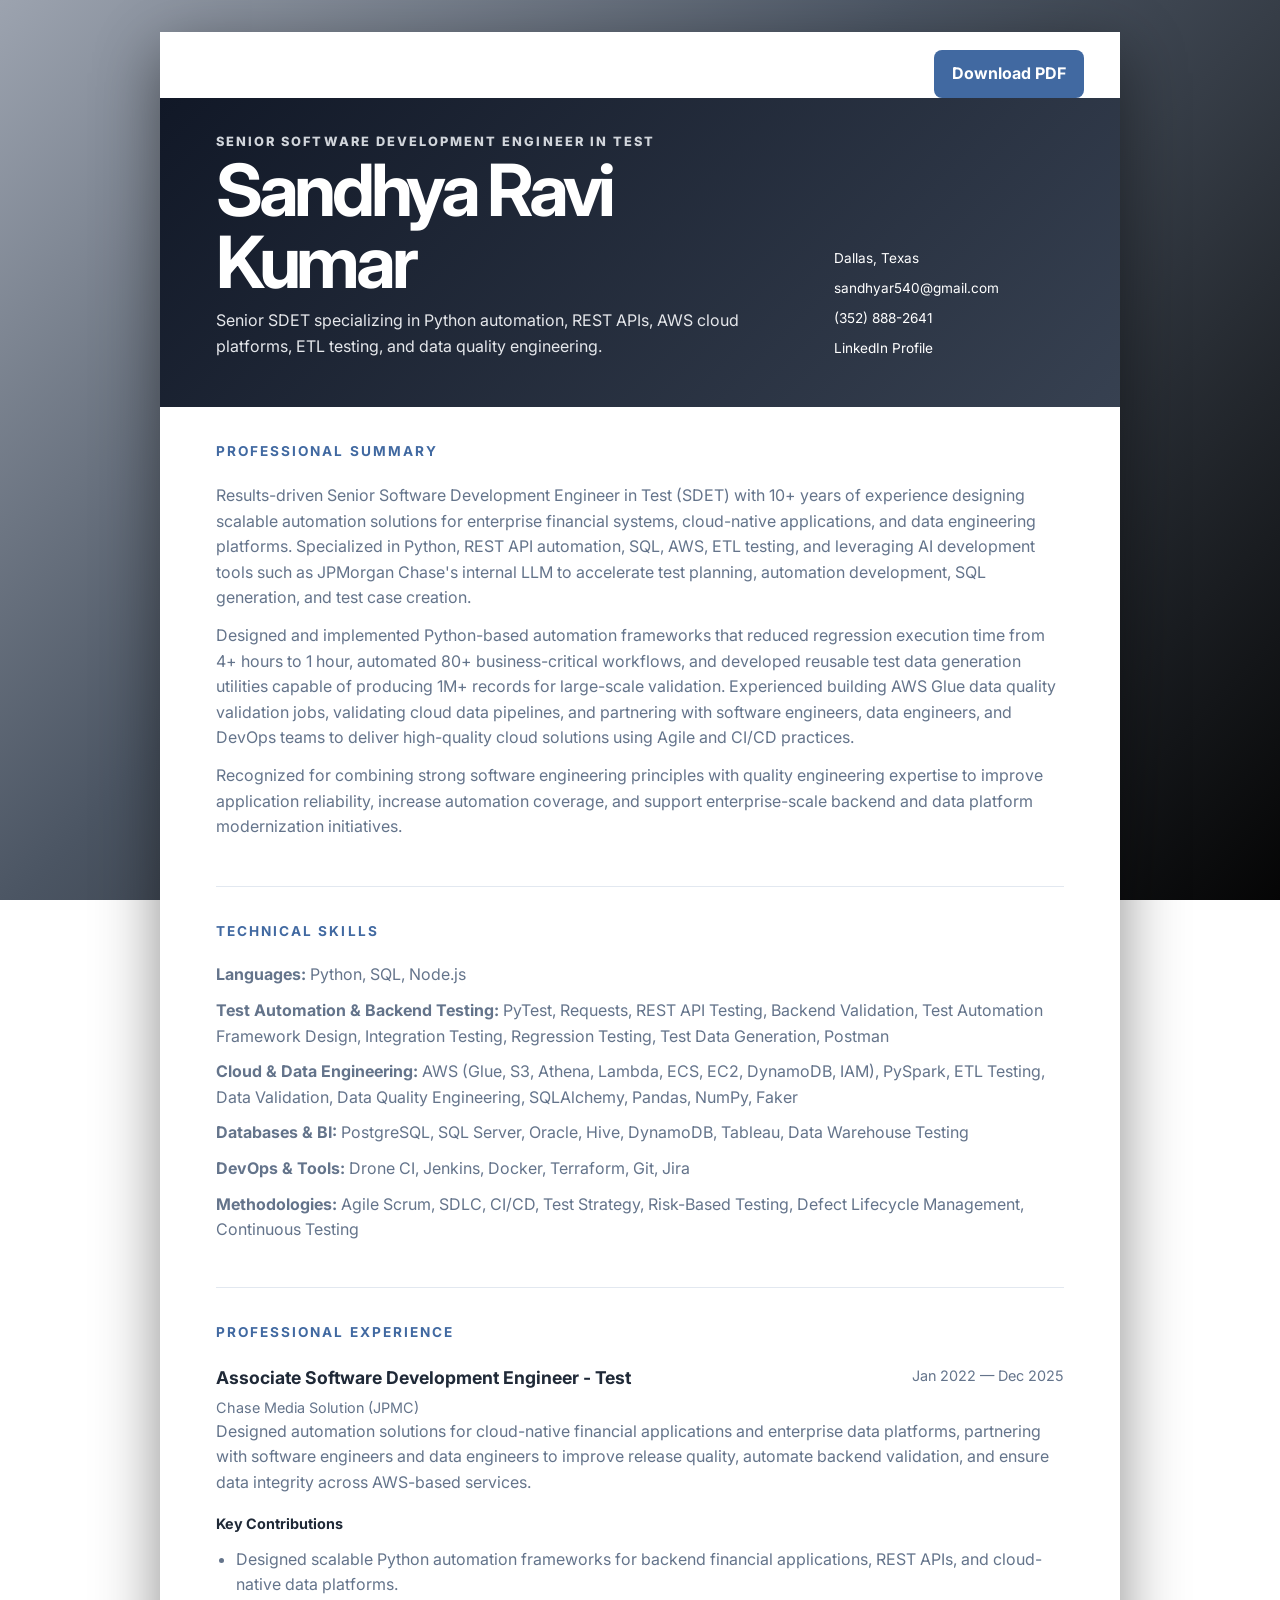
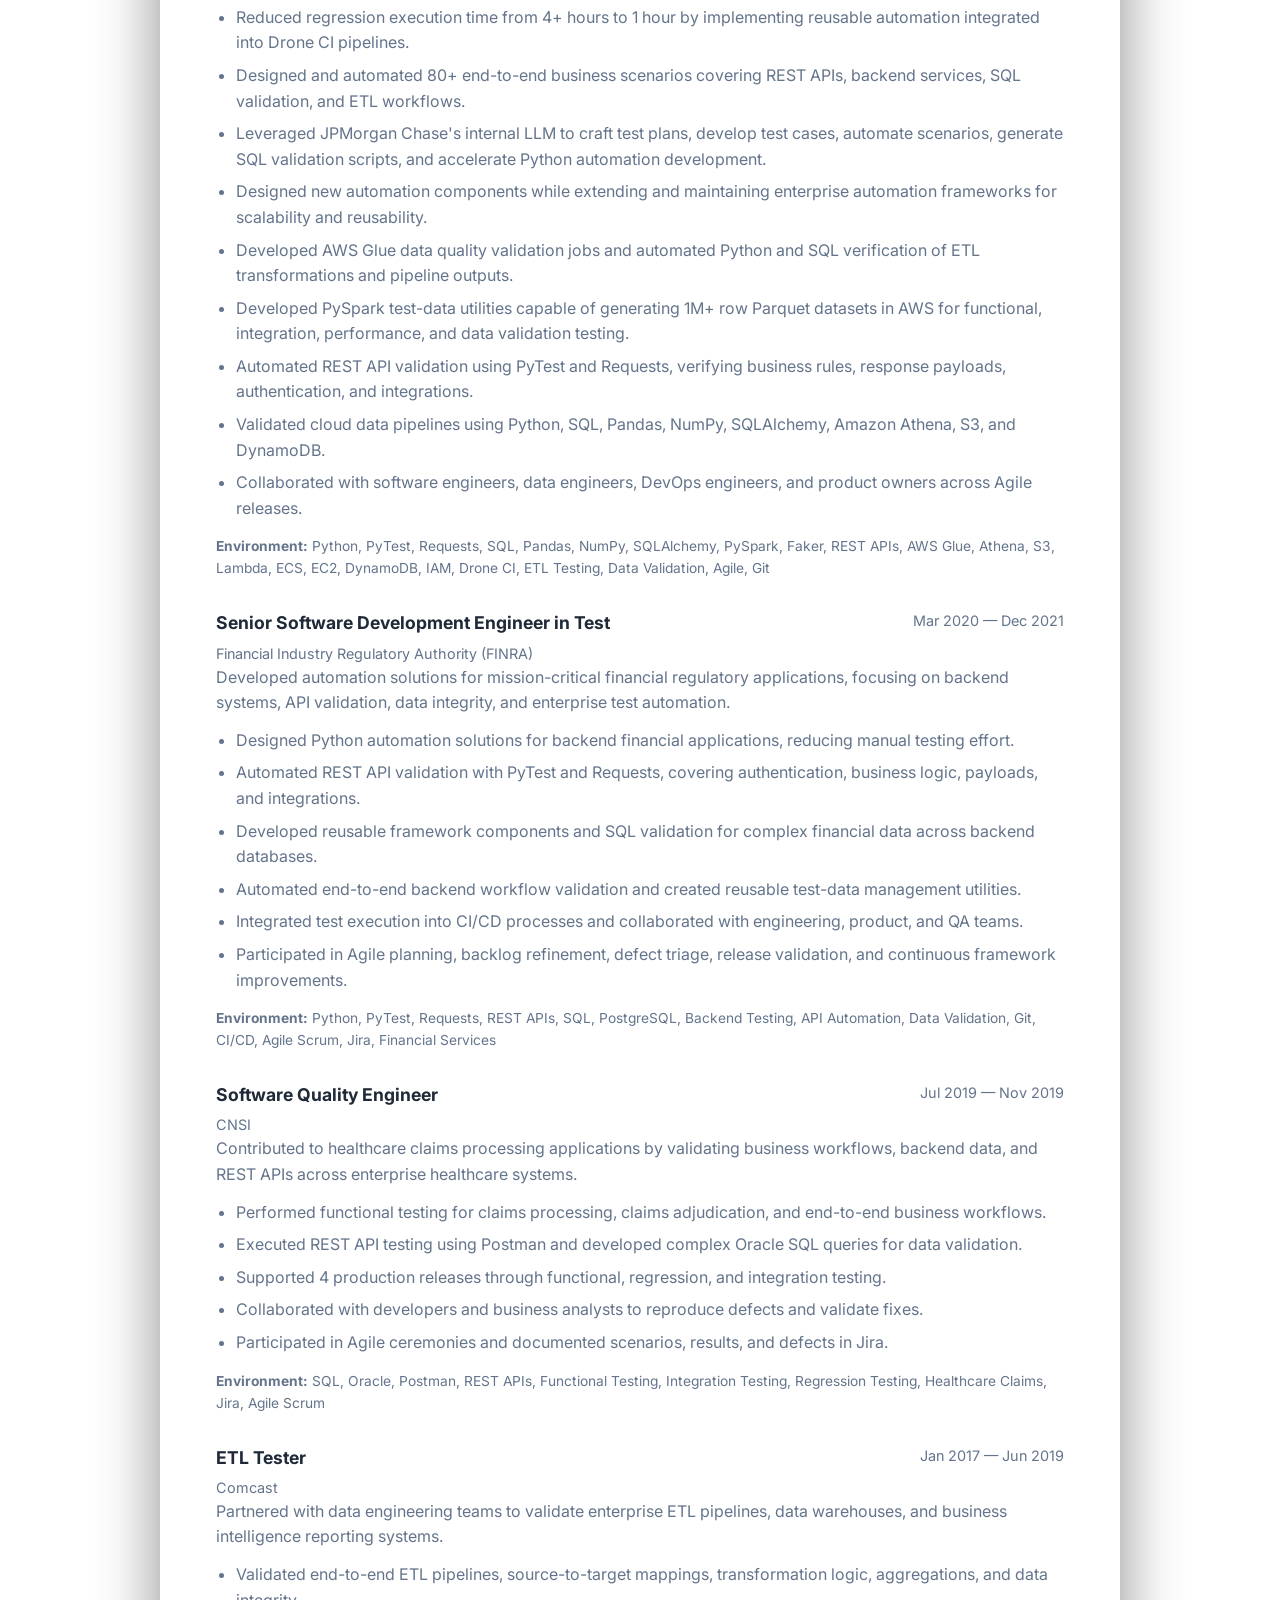
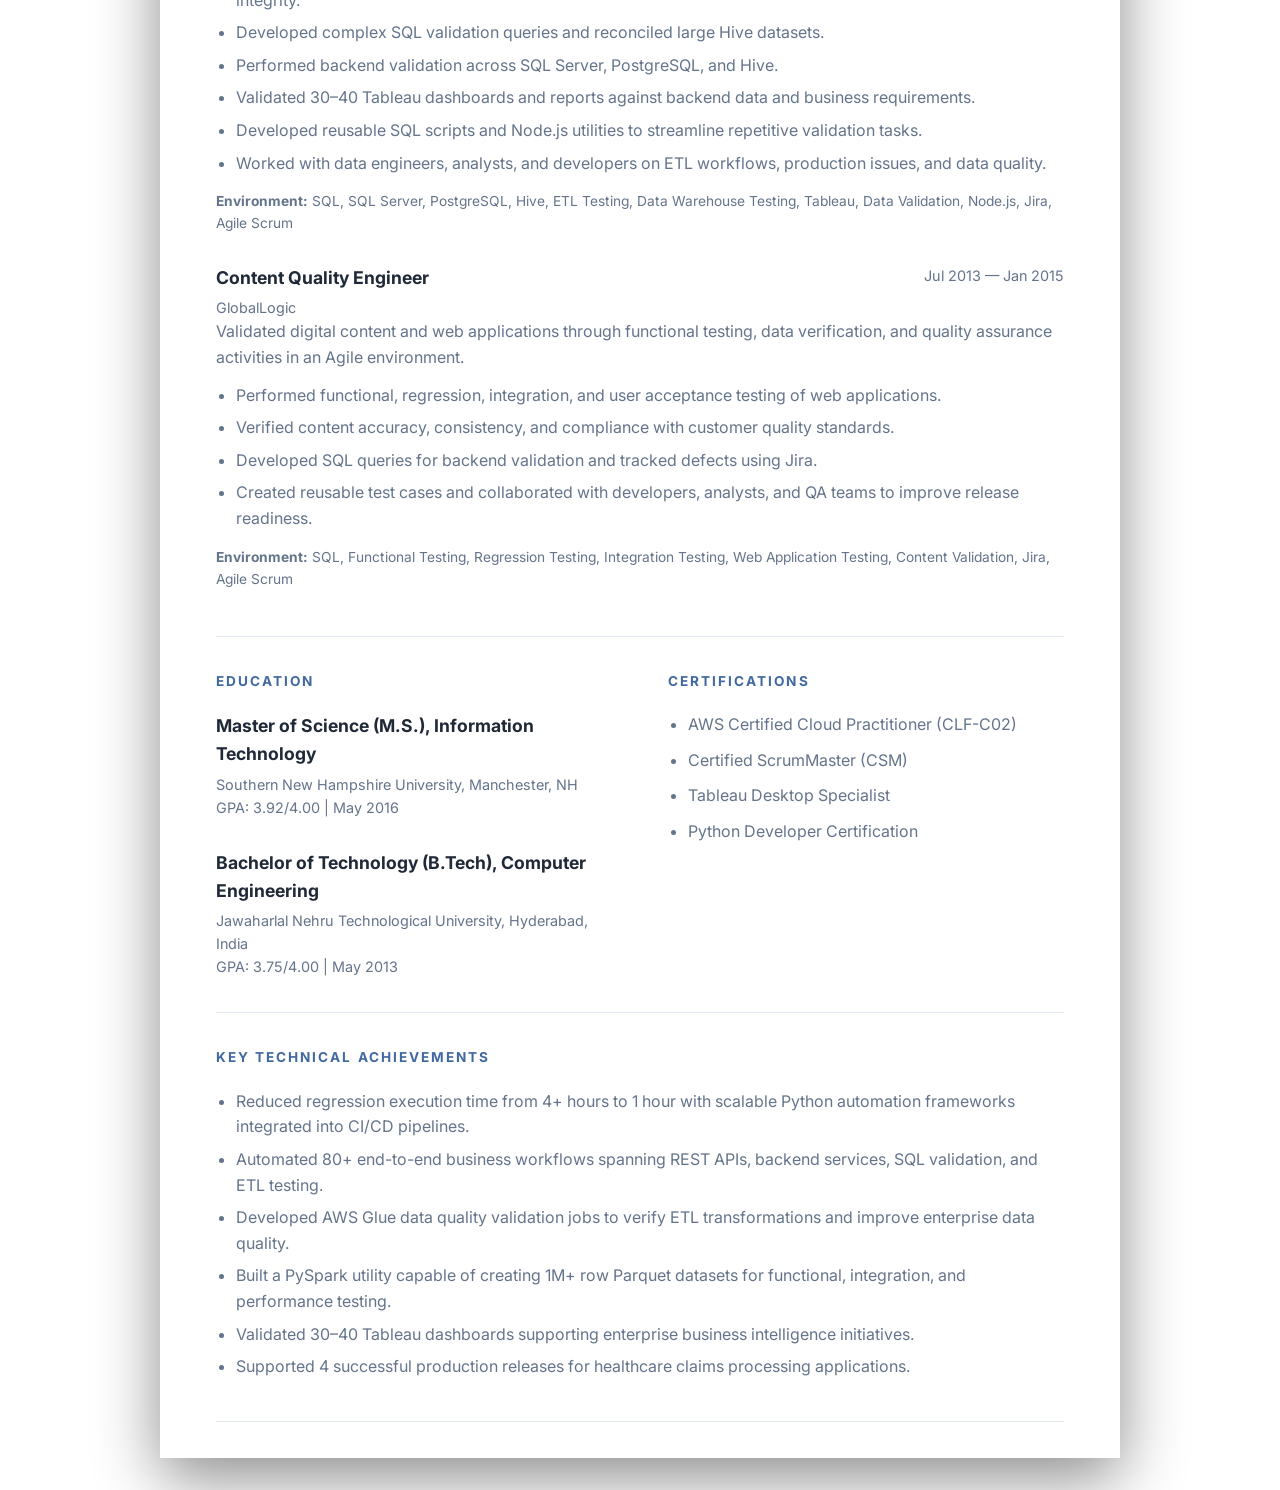
<file: index.html>
<!DOCTYPE html>
<html lang="en">
<head>
  <meta charset="UTF-8">
  <meta name="viewport" content="width=device-width, initial-scale=1.0">
  <meta name="description" content="Resume of Sandhya Ravi Kumar, Senior SDET">
  <title>Sandhya Ravi Kumar | Senior SDET</title>
  <link rel="preconnect" href="https://fonts.googleapis.com">
  <link rel="preconnect" href="https://fonts.gstatic.com" crossorigin>
  <link href="https://fonts.googleapis.com/css2?family=Inter:wght@400;500;600;700;800&display=swap" rel="stylesheet">
  <link rel="stylesheet" href="styles.css">
</head>
<body>
  <div class="page-shell">
    <div class="toolbar"><button class="print-button" type="button" onclick="window.print()">Download PDF</button></div>
    <header class="hero">
      <div class="hero__content">
        <p class="eyebrow">Senior Software Development Engineer in Test</p>
        <h1>Sandhya Ravi Kumar</h1>
        <p class="tagline">Senior SDET specializing in Python automation, REST APIs, AWS cloud platforms, ETL testing, and data quality engineering.</p>
      </div>
      <div class="hero__meta">
        <span>Dallas, Texas</span>
        <a href="mailto:sandhyar540@gmail.com">sandhyar540@gmail.com</a>
        <a href="tel:+13528882641">(352) 888-2641</a>
        <a href="https://linkedin.com/in/sandhya-ravi-kumar-10b9b96a" target="_blank" rel="noreferrer">LinkedIn Profile</a>
      </div>
    </header>

    <main class="resume">
      <section class="section"><h2>Professional Summary</h2><p>Results-driven Senior Software Development Engineer in Test (SDET) with 10+ years of experience designing scalable automation solutions for enterprise financial systems, cloud-native applications, and data engineering platforms. Specialized in Python, REST API automation, SQL, AWS, ETL testing, and leveraging AI development tools such as JPMorgan Chase's internal LLM to accelerate test planning, automation development, SQL generation, and test case creation.</p><p>Designed and implemented Python-based automation frameworks that reduced regression execution time from 4+ hours to 1 hour, automated 80+ business-critical workflows, and developed reusable test data generation utilities capable of producing 1M+ records for large-scale validation. Experienced building AWS Glue data quality validation jobs, validating cloud data pipelines, and partnering with software engineers, data engineers, and DevOps teams to deliver high-quality cloud solutions using Agile and CI/CD practices.</p><p>Recognized for combining strong software engineering principles with quality engineering expertise to improve application reliability, increase automation coverage, and support enterprise-scale backend and data platform modernization initiatives.</p></section>

      <section class="section"><h2>Technical Skills</h2><div class="skills-detail"><p><strong>Languages:</strong> Python, SQL, Node.js</p><p><strong>Test Automation &amp; Backend Testing:</strong> PyTest, Requests, REST API Testing, Backend Validation, Test Automation Framework Design, Integration Testing, Regression Testing, Test Data Generation, Postman</p><p><strong>Cloud &amp; Data Engineering:</strong> AWS (Glue, S3, Athena, Lambda, ECS, EC2, DynamoDB, IAM), PySpark, ETL Testing, Data Validation, Data Quality Engineering, SQLAlchemy, Pandas, NumPy, Faker</p><p><strong>Databases &amp; BI:</strong> PostgreSQL, SQL Server, Oracle, Hive, DynamoDB, Tableau, Data Warehouse Testing</p><p><strong>DevOps &amp; Tools:</strong> Drone CI, Jenkins, Docker, Terraform, Git, Jira</p><p><strong>Methodologies:</strong> Agile Scrum, SDLC, CI/CD, Test Strategy, Risk-Based Testing, Defect Lifecycle Management, Continuous Testing</p></div></section>

      <section class="section"><h2>Professional Experience</h2>
        <article class="entry"><div class="entry__header"><div><h3>Associate Software Development Engineer - Test</h3><p class="entry__company">Chase Media Solution (JPMC)</p></div><span class="entry__date">Jan 2022 — Dec 2025</span></div><p>Designed automation solutions for cloud-native financial applications and enterprise data platforms, partnering with software engineers and data engineers to improve release quality, automate backend validation, and ensure data integrity across AWS-based services.</p><h4>Key Contributions</h4><ul><li>Designed scalable Python automation frameworks for backend financial applications, REST APIs, and cloud-native data platforms.</li><li>Reduced regression execution time from 4+ hours to 1 hour by implementing reusable automation integrated into Drone CI pipelines.</li><li>Designed and automated 80+ end-to-end business scenarios covering REST APIs, backend services, SQL validation, and ETL workflows.</li><li>Leveraged JPMorgan Chase's internal LLM to craft test plans, develop test cases, automate scenarios, generate SQL validation scripts, and accelerate Python automation development.</li><li>Designed new automation components while extending and maintaining enterprise automation frameworks for scalability and reusability.</li><li>Developed AWS Glue data quality validation jobs and automated Python and SQL verification of ETL transformations and pipeline outputs.</li><li>Developed PySpark test-data utilities capable of generating 1M+ row Parquet datasets in AWS for functional, integration, performance, and data validation testing.</li><li>Automated REST API validation using PyTest and Requests, verifying business rules, response payloads, authentication, and integrations.</li><li>Validated cloud data pipelines using Python, SQL, Pandas, NumPy, SQLAlchemy, Amazon Athena, S3, and DynamoDB.</li><li>Collaborated with software engineers, data engineers, DevOps engineers, and product owners across Agile releases.</li></ul><p class="environment"><strong>Environment:</strong> Python, PyTest, Requests, SQL, Pandas, NumPy, SQLAlchemy, PySpark, Faker, REST APIs, AWS Glue, Athena, S3, Lambda, ECS, EC2, DynamoDB, IAM, Drone CI, ETL Testing, Data Validation, Agile, Git</p></article>

        <article class="entry"><div class="entry__header"><div><h3>Senior Software Development Engineer in Test</h3><p class="entry__company">Financial Industry Regulatory Authority (FINRA)</p></div><span class="entry__date">Mar 2020 — Dec 2021</span></div><p>Developed automation solutions for mission-critical financial regulatory applications, focusing on backend systems, API validation, data integrity, and enterprise test automation.</p><ul><li>Designed Python automation solutions for backend financial applications, reducing manual testing effort.</li><li>Automated REST API validation with PyTest and Requests, covering authentication, business logic, payloads, and integrations.</li><li>Developed reusable framework components and SQL validation for complex financial data across backend databases.</li><li>Automated end-to-end backend workflow validation and created reusable test-data management utilities.</li><li>Integrated test execution into CI/CD processes and collaborated with engineering, product, and QA teams.</li><li>Participated in Agile planning, backlog refinement, defect triage, release validation, and continuous framework improvements.</li></ul><p class="environment"><strong>Environment:</strong> Python, PyTest, Requests, REST APIs, SQL, PostgreSQL, Backend Testing, API Automation, Data Validation, Git, CI/CD, Agile Scrum, Jira, Financial Services</p></article>

        <article class="entry"><div class="entry__header"><div><h3>Software Quality Engineer</h3><p class="entry__company">CNSI</p></div><span class="entry__date">Jul 2019 — Nov 2019</span></div><p>Contributed to healthcare claims processing applications by validating business workflows, backend data, and REST APIs across enterprise healthcare systems.</p><ul><li>Performed functional testing for claims processing, claims adjudication, and end-to-end business workflows.</li><li>Executed REST API testing using Postman and developed complex Oracle SQL queries for data validation.</li><li>Supported 4 production releases through functional, regression, and integration testing.</li><li>Collaborated with developers and business analysts to reproduce defects and validate fixes.</li><li>Participated in Agile ceremonies and documented scenarios, results, and defects in Jira.</li></ul><p class="environment"><strong>Environment:</strong> SQL, Oracle, Postman, REST APIs, Functional Testing, Integration Testing, Regression Testing, Healthcare Claims, Jira, Agile Scrum</p></article>

        <article class="entry"><div class="entry__header"><div><h3>ETL Tester</h3><p class="entry__company">Comcast</p></div><span class="entry__date">Jan 2017 — Jun 2019</span></div><p>Partnered with data engineering teams to validate enterprise ETL pipelines, data warehouses, and business intelligence reporting systems.</p><ul><li>Validated end-to-end ETL pipelines, source-to-target mappings, transformation logic, aggregations, and data integrity.</li><li>Developed complex SQL validation queries and reconciled large Hive datasets.</li><li>Performed backend validation across SQL Server, PostgreSQL, and Hive.</li><li>Validated 30–40 Tableau dashboards and reports against backend data and business requirements.</li><li>Developed reusable SQL scripts and Node.js utilities to streamline repetitive validation tasks.</li><li>Worked with data engineers, analysts, and developers on ETL workflows, production issues, and data quality.</li></ul><p class="environment"><strong>Environment:</strong> SQL, SQL Server, PostgreSQL, Hive, ETL Testing, Data Warehouse Testing, Tableau, Data Validation, Node.js, Jira, Agile Scrum</p></article>

        <article class="entry"><div class="entry__header"><div><h3>Content Quality Engineer</h3><p class="entry__company">GlobalLogic</p></div><span class="entry__date">Jul 2013 — Jan 2015</span></div><p>Validated digital content and web applications through functional testing, data verification, and quality assurance activities in an Agile environment.</p><ul><li>Performed functional, regression, integration, and user acceptance testing of web applications.</li><li>Verified content accuracy, consistency, and compliance with customer quality standards.</li><li>Developed SQL queries for backend validation and tracked defects using Jira.</li><li>Created reusable test cases and collaborated with developers, analysts, and QA teams to improve release readiness.</li></ul><p class="environment"><strong>Environment:</strong> SQL, Functional Testing, Regression Testing, Integration Testing, Web Application Testing, Content Validation, Jira, Agile Scrum</p></article>
      </section>

      <section class="section two-column"><div><h2>Education</h2><div class="entry"><h3>Master of Science (M.S.), Information Technology</h3><p class="entry__company">Southern New Hampshire University, Manchester, NH</p><p class="entry__date">GPA: 3.92/4.00 | May 2016</p></div><div class="entry"><h3>Bachelor of Technology (B.Tech), Computer Engineering</h3><p class="entry__company">Jawaharlal Nehru Technological University, Hyderabad, India</p><p class="entry__date">GPA: 3.75/4.00 | May 2013</p></div></div><div><h2>Certifications</h2><ul class="compact-list"><li>AWS Certified Cloud Practitioner (CLF-C02)</li><li>Certified ScrumMaster (CSM)</li><li>Tableau Desktop Specialist</li><li>Python Developer Certification</li></ul></div></section>

      <section class="section"><h2>Key Technical Achievements</h2><ul><li>Reduced regression execution time from 4+ hours to 1 hour with scalable Python automation frameworks integrated into CI/CD pipelines.</li><li>Automated 80+ end-to-end business workflows spanning REST APIs, backend services, SQL validation, and ETL testing.</li><li>Developed AWS Glue data quality validation jobs to verify ETL transformations and improve enterprise data quality.</li><li>Built a PySpark utility capable of creating 1M+ row Parquet datasets for functional, integration, and performance testing.</li><li>Validated 30–40 Tableau dashboards supporting enterprise business intelligence initiatives.</li><li>Supported 4 successful production releases for healthcare claims processing applications.</li></ul></section>
    </main>
  </div>
</body>
</html>
</file>
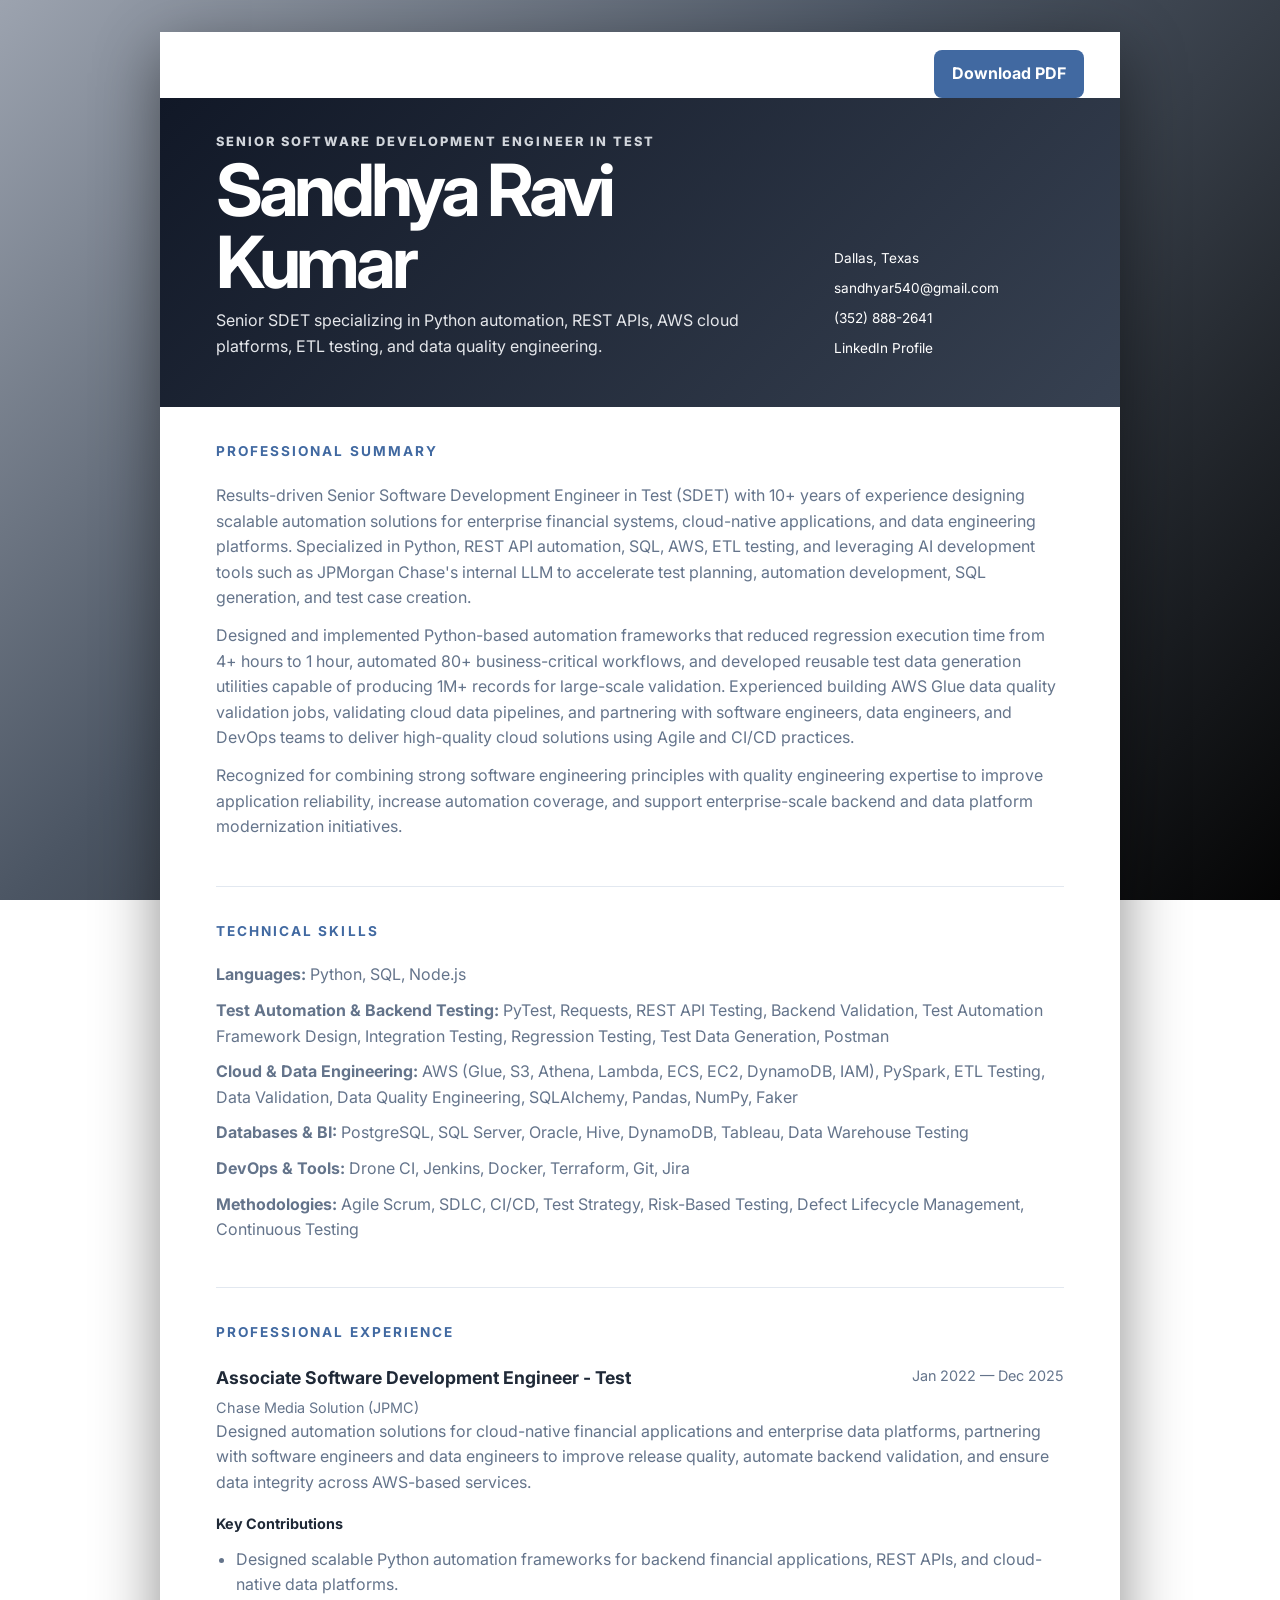
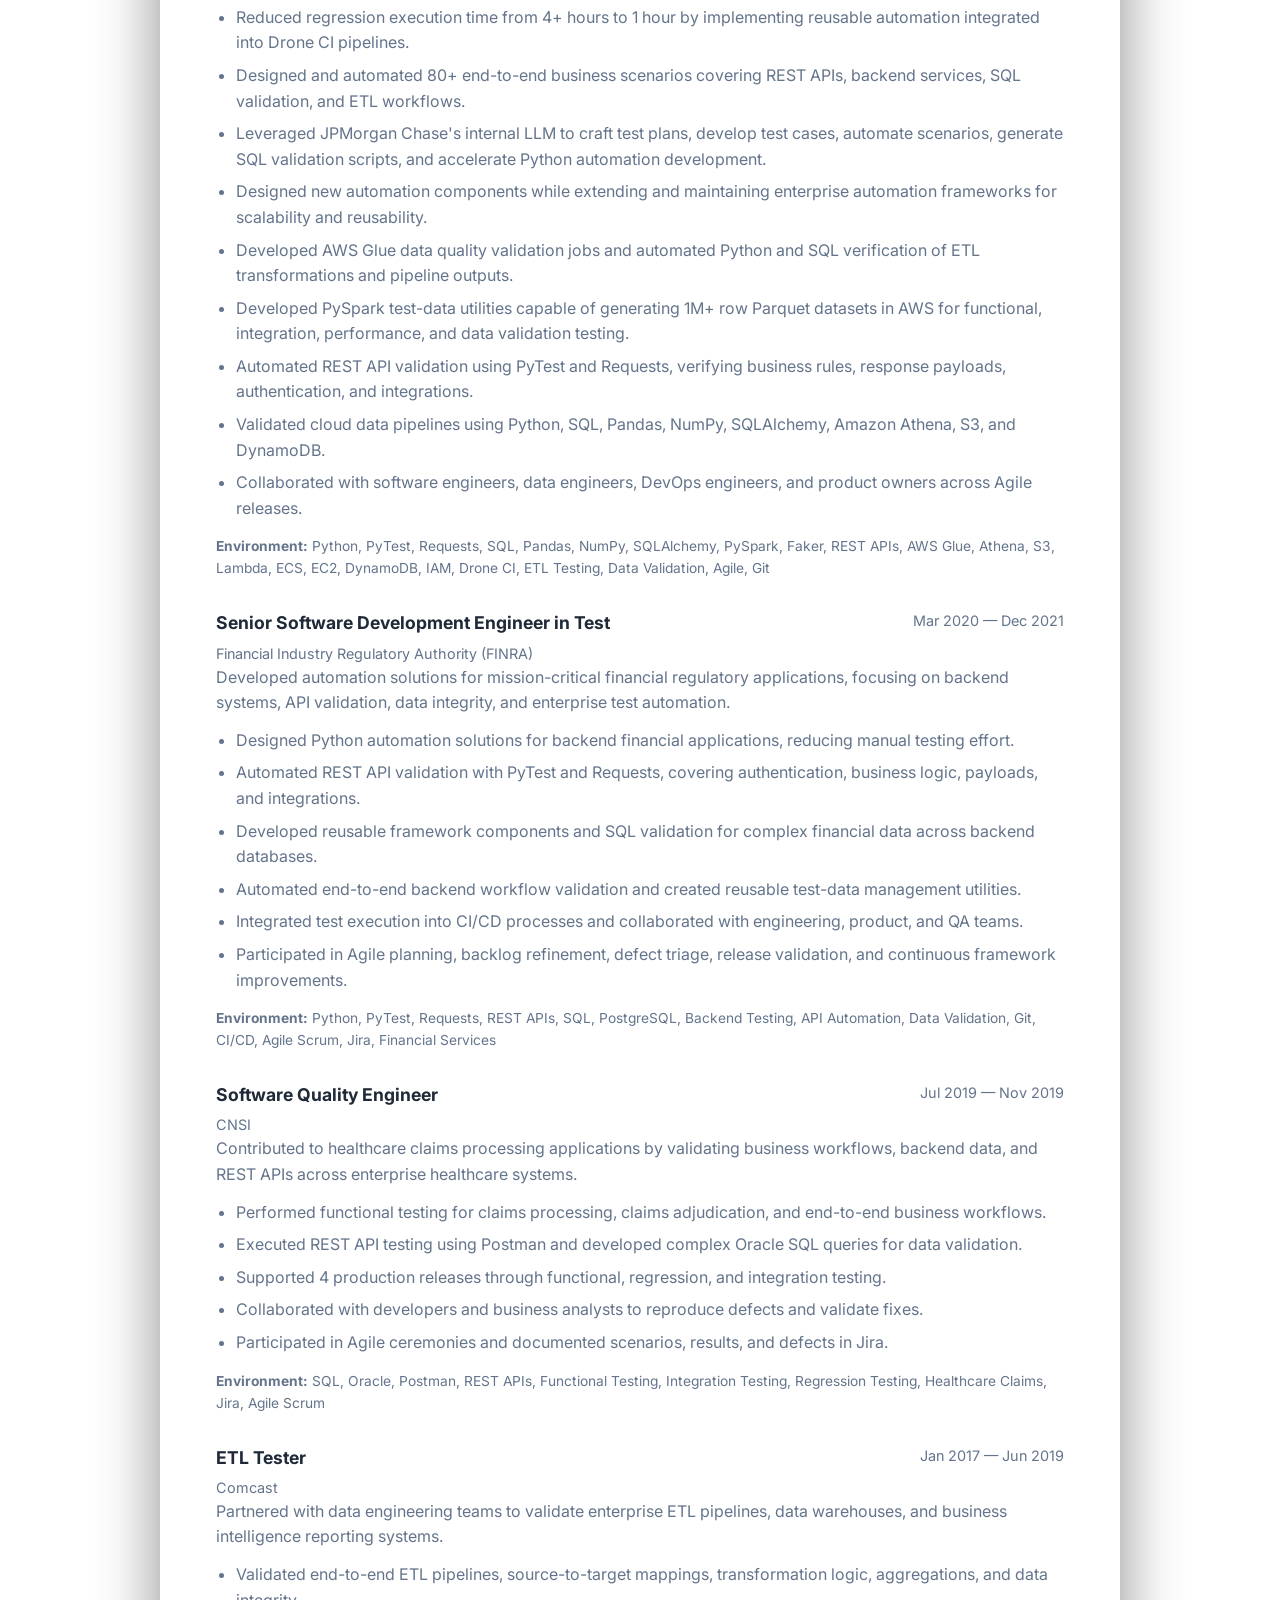
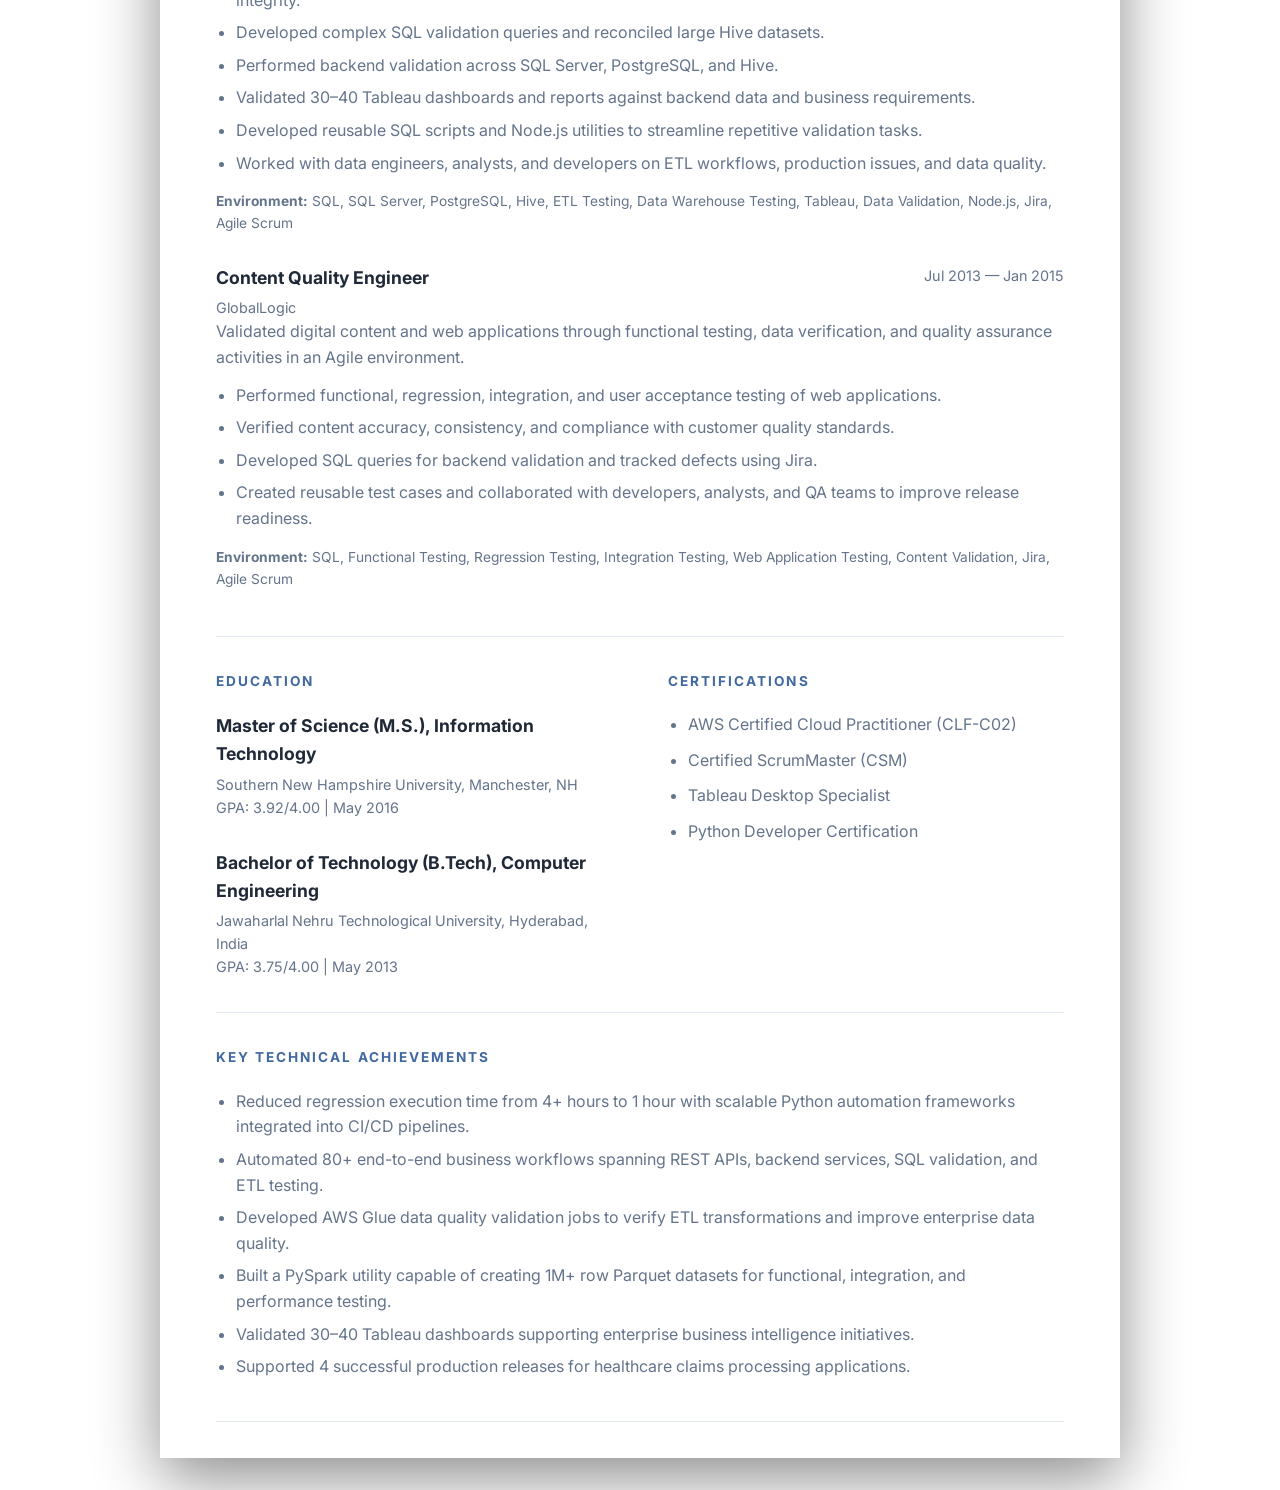
<file: resume/index.html>
<!DOCTYPE html>
<html lang="en">
<head>
  <meta charset="UTF-8">
  <meta name="viewport" content="width=device-width, initial-scale=1.0">
  <meta name="description" content="Resume of Sandhya Ravi Kumar, Senior SDET">
  <title>Sandhya Ravi Kumar | Senior SDET</title>
  <link rel="preconnect" href="https://fonts.googleapis.com">
  <link rel="preconnect" href="https://fonts.gstatic.com" crossorigin>
  <link href="https://fonts.googleapis.com/css2?family=Inter:wght@400;500;600;700;800&display=swap" rel="stylesheet">
  <link rel="stylesheet" href="../styles.css">
</head>
<body>
  <script>window.location.replace('../');</script>
  <p>Open the resume at <a href="../">the home page</a>.</p>
</body>
</html>
</file>
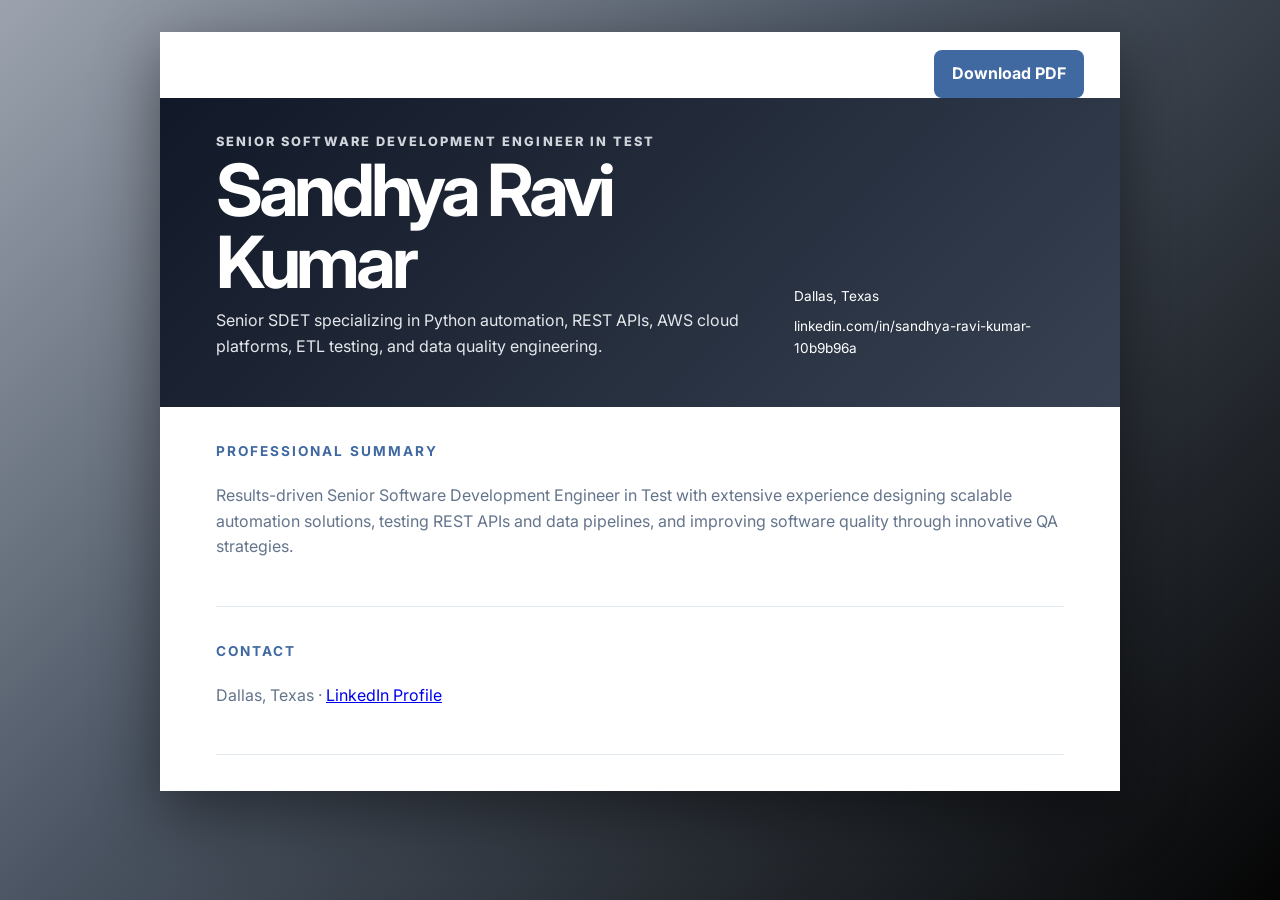
<file: resume.html>
<!DOCTYPE html>
<html lang="en">
<head>
  <meta charset="UTF-8">
  <meta name="viewport" content="width=device-width, initial-scale=1.0">
  <meta name="description" content="Resume of Sandhya Ravi Kumar, Senior SDET">
  <title>Sandhya Ravi Kumar | Senior SDET</title>
  <link rel="preconnect" href="https://fonts.googleapis.com">
  <link rel="preconnect" href="https://fonts.gstatic.com" crossorigin>
  <link href="https://fonts.googleapis.com/css2?family=Inter:wght@400;500;600;700;800&display=swap" rel="stylesheet">
  <link rel="stylesheet" href="styles.css">
</head>
<body>
  <div class="page-shell">
    <div class="toolbar"><button class="print-button" type="button" onclick="window.print()">Download PDF</button></div>
    <header class="hero">
      <div class="hero__content">
        <p class="eyebrow">Senior Software Development Engineer in Test</p>
        <h1>Sandhya Ravi Kumar</h1>
        <p class="tagline">Senior SDET specializing in Python automation, REST APIs, AWS cloud platforms, ETL testing, and data quality engineering.</p>
      </div>
      <div class="hero__meta">
        <span>Dallas, Texas</span>
        <a href="https://linkedin.com/in/sandhya-ravi-kumar-10b9b96a" target="_blank" rel="noreferrer">linkedin.com/in/sandhya-ravi-kumar-10b9b96a</a>
      </div>
    </header>
    <main class="resume">
      <section class="section">
        <h2>Professional Summary</h2>
        <p>Results-driven Senior Software Development Engineer in Test with extensive experience designing scalable automation solutions, testing REST APIs and data pipelines, and improving software quality through innovative QA strategies.</p>
      </section>
      <section class="section">
        <h2>Contact</h2>
        <p>Dallas, Texas · <a href="https://linkedin.com/in/sandhya-ravi-kumar-10b9b96a" target="_blank" rel="noreferrer">LinkedIn Profile</a></p>
      </section>
    </main>
  </div>
</body>
</html>
</file>
<file: styles.css>
* { box-sizing: border-box; }
:root { --ink: #1f2937; --muted: #64748b; --accent: #4169a1; --line: #e2e8f0; }
body { margin: 0; padding: 32px 16px; color: var(--ink); background: linear-gradient(135deg, #9ca3af 0%, #4b5563 42%, #050505 100%); background-attachment: fixed; font-family: Inter, Arial, sans-serif; line-height: 1.6; }
.page-shell { max-width: 960px; margin: auto; background: #fff; box-shadow: 0 20px 60px rgba(0, 0, 0, .45); }
.toolbar { display: flex; justify-content: flex-end; padding: 18px 36px 0; }
.print-button { border: 0; border-radius: 8px; padding: 11px 18px; color: #fff; background: var(--accent); font: inherit; font-weight: 700; cursor: pointer; }
.print-button:hover { background: #345786; }
.hero { display: flex; justify-content: space-between; gap: 32px; padding: 34px 56px 48px; color: #fff; background: linear-gradient(135deg, #111827, #374151); }
.hero h1 { margin: 2px 0 10px; font-size: clamp(2.4rem, 7vw, 4.5rem); line-height: 1; letter-spacing: -.06em; }
.eyebrow { margin: 0; color: #d1d5db; font-size: .8rem; font-weight: 800; letter-spacing: .16em; text-transform: uppercase; }
.tagline { max-width: 570px; margin: 0; color: #e5e7eb; }
.hero__meta { display: grid; align-content: end; gap: 8px; min-width: 230px; font-size: .85rem; }
.hero__meta a { color: #fff; text-decoration: none; }
.resume { padding: 0 56px 36px; }
.section { padding: 34px 0; border-bottom: 1px solid var(--line); }
.section h2 { margin: 0 0 20px; color: var(--accent); font-size: .85rem; letter-spacing: .15em; text-transform: uppercase; }
.section p, .section li { color: var(--muted); }
.section p { margin: 0 0 12px; }
.entry { margin: 0 0 30px; break-inside: avoid; }
.entry:last-child { margin-bottom: 0; }
.entry__header { display: flex; justify-content: space-between; gap: 20px; }
.entry h3 { margin: 0 0 4px; font-size: 1.1rem; }
.entry h4 { margin: 16px 0 6px; color: var(--ink); font-size: .9rem; }
.entry__company, .entry__date { margin: 0 !important; color: var(--muted); font-size: .9rem; }
.entry__date { white-space: nowrap; }
.entry ul, .section > ul { margin: 12px 0 0; padding-left: 20px; }
.entry li, .section > ul li { margin-bottom: 7px; }
.environment { margin-top: 14px !important; font-size: .86rem; }
.skills-detail p { margin-bottom: 10px; }
.two-column { display: grid; grid-template-columns: 1fr 1fr; gap: 56px; }
.compact-list { margin: 0; padding-left: 20px; }
.compact-list li { margin-bottom: 10px; }
@media (max-width: 680px) { body { padding: 0; } .toolbar { padding: 16px 20px 0; } .hero { display: block; padding: 28px 20px 36px; } .hero__meta { margin-top: 24px; } .resume { padding: 0 20px 24px; } .two-column { grid-template-columns: 1fr; gap: 28px; } .entry__header { display: block; } .entry__date { display: block; margin-top: 4px; } }
@media print { body { padding: 0; background: #fff; } .page-shell { box-shadow: none; max-width: none; } .toolbar { display: none; } .hero { padding-top: 34px; } a { color: inherit; text-decoration: none; } }
</file>
